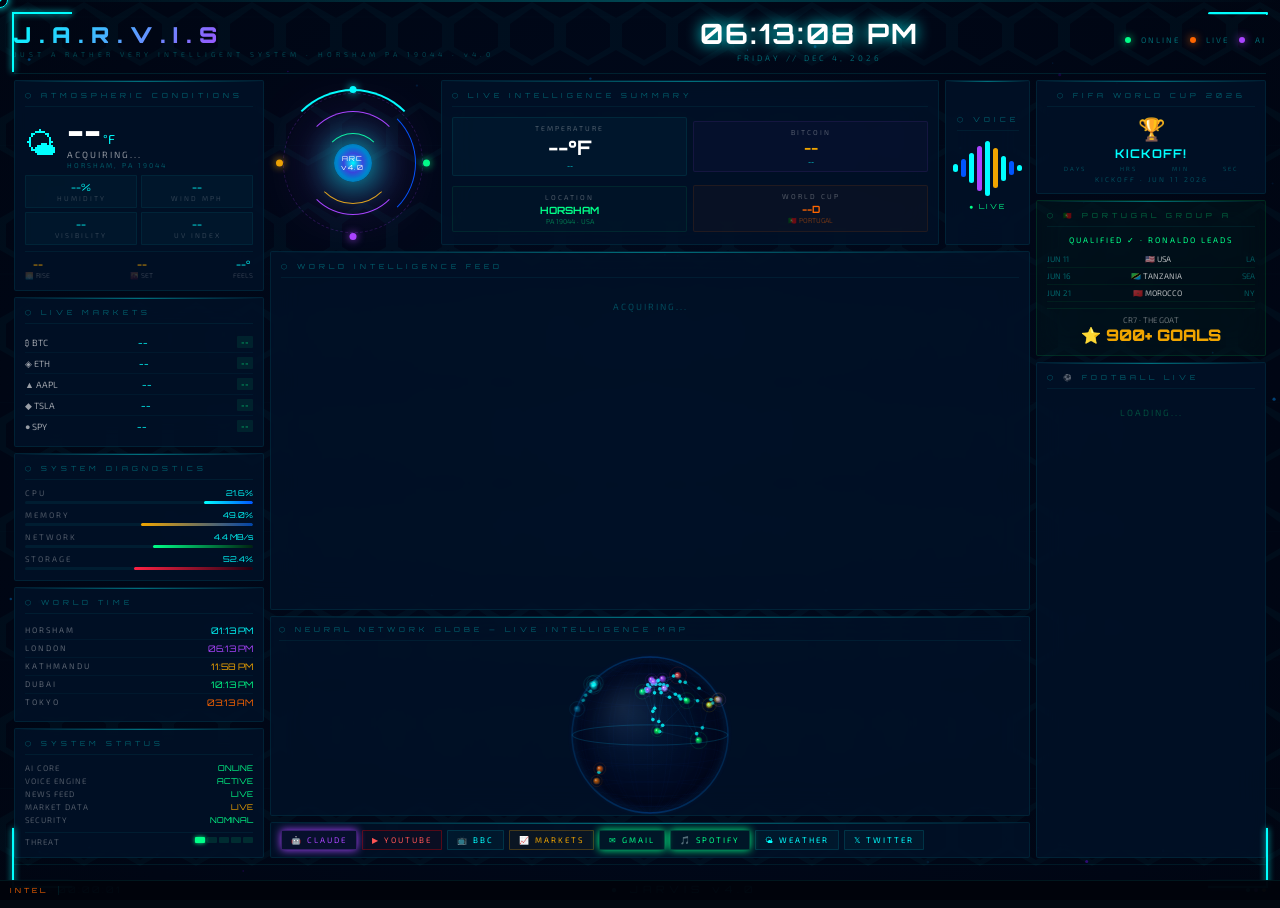
<file: jarvis-dashboard.html>
<!DOCTYPE html>
<html lang="en">
<head>
<meta charset="UTF-8">
<title>J.A.R.V.I.S</title>
<style>
@import url('https://fonts.googleapis.com/css2?family=Orbitron:wght@400;700;900&family=Exo+2:wght@300;400;600&display=swap');
*{margin:0;padding:0;box-sizing:border-box;}
:root{
  --c:#00ffff;--c2:#0055ff;--c3:#ff6600;--c4:#00ff88;
  --red:#ff2244;--gold:#f0a500;--purple:#aa44ff;
  --bg:#020810;--panel:rgba(0,18,40,0.8);
}
html,body{width:100vw;height:100vh;overflow:hidden;background:var(--bg);color:var(--c);font-family:'Exo 2',sans-serif;cursor:none;}
#cur{position:fixed;width:16px;height:16px;border:1.5px solid var(--c);border-radius:50%;pointer-events:none;z-index:9999;transform:translate(-50%,-50%);box-shadow:0 0 8px var(--c);}
#cur::after{content:'';position:absolute;top:50%;left:50%;width:3px;height:3px;background:var(--c);border-radius:50%;transform:translate(-50%,-50%);}
#bg{position:fixed;inset:0;z-index:0;}
.hex{position:fixed;inset:0;z-index:1;opacity:.03;background-image:url("data:image/svg+xml,%3Csvg xmlns='http://www.w3.org/2000/svg' width='56' height='100'%3E%3Cpath d='M28 66L0 50V18L28 2l28 16v32L28 66zm0-6l22-13V24L28 8 6 24v23l22 13z' fill='%2300ffff'/%3E%3C/svg%3E");background-size:56px 100px;}
.scan{position:fixed;top:0;left:0;width:100%;height:2px;background:linear-gradient(90deg,transparent,var(--c),transparent);z-index:2;opacity:.25;animation:scan 7s linear infinite;}
@keyframes scan{from{top:0}to{top:100%}}
.cn{position:fixed;width:60px;height:60px;z-index:10;}
.cn::before,.cn::after{content:'';position:absolute;background:var(--c);box-shadow:0 0 6px var(--c);}
.cn::before{width:100%;height:1.5px;}.cn::after{width:1.5px;height:100%;}
.tl{top:12px;left:12px;}.tr{top:12px;right:12px;transform:scaleX(-1);}
.bl{bottom:12px;left:12px;transform:scaleY(-1);}.br{bottom:12px;right:12px;transform:scale(-1);}

/* GRID */
#app{position:relative;z-index:5;width:100vw;height:100vh;
  display:grid;
  grid-template-columns:250px 1fr 230px;
  grid-template-rows:60px 1fr 44px;
  gap:6px;padding:14px;}

/* TOP BAR */
#top{grid-column:1/-1;display:flex;align-items:center;justify-content:space-between;border-bottom:1px solid rgba(0,255,255,.1);padding-bottom:8px;}
#logo{font-family:'Orbitron',monospace;font-size:22px;font-weight:900;letter-spacing:8px;background:linear-gradient(135deg,var(--c) 0%,var(--purple) 50%,var(--gold) 100%);-webkit-background-clip:text;-webkit-text-fill-color:transparent;animation:lp 4s ease-in-out infinite;}
@keyframes lp{0%,100%{filter:drop-shadow(0 0 8px var(--c))}50%{filter:drop-shadow(0 0 20px var(--purple))}}
#tag{font-size:7px;letter-spacing:4px;color:rgba(0,255,255,.25);margin-top:2px;}
#clk{font-family:'Orbitron',monospace;font-size:28px;font-weight:700;color:#fff;text-shadow:0 0 15px var(--c);text-align:center;letter-spacing:2px;}
#dt{font-size:8px;letter-spacing:3px;color:rgba(0,255,255,.35);text-align:center;margin-top:2px;}
.sr{display:flex;gap:10px;align-items:center;}
.dot{width:6px;height:6px;border-radius:50%;animation:bk 2s infinite;}
.g{background:var(--c4);box-shadow:0 0 8px var(--c4);}
.o{background:var(--c3);box-shadow:0 0 8px var(--c3);}
.p{background:var(--purple);box-shadow:0 0 8px var(--purple);}
@keyframes bk{0%,100%{opacity:1}50%{opacity:.15}}
.sl{font-size:8px;letter-spacing:2px;color:rgba(0,255,255,.4);}

/* PANEL */
.panel{background:var(--panel);border:1px solid rgba(0,255,255,.08);border-radius:2px;padding:10px;position:relative;backdrop-filter:blur(16px);overflow:hidden;}
.panel::before{content:'';position:absolute;top:0;left:0;right:0;height:1px;background:linear-gradient(90deg,transparent,rgba(0,255,255,.4),transparent);animation:sw 5s linear infinite;}
@keyframes sw{from{transform:translateX(-100%)}to{transform:translateX(100%)}}
.pt{font-family:'Orbitron',monospace;font-size:7px;letter-spacing:4px;color:rgba(0,255,255,.35);margin-bottom:8px;padding-bottom:6px;border-bottom:1px solid rgba(0,255,255,.06);text-transform:uppercase;}

/* LEFT COL */
#left{display:flex;flex-direction:column;gap:6px;}

/* WEATHER */
.wm{display:flex;align-items:center;gap:10px;margin-bottom:6px;}
.wi{font-size:32px;}
.wt{font-family:'Orbitron',monospace;font-size:32px;font-weight:900;color:#fff;line-height:1;}
.wu{font-size:13px;color:var(--c);vertical-align:super;}
.wc{font-size:9px;color:rgba(255,255,255,.55);letter-spacing:2px;margin-top:2px;}
.wg{display:grid;grid-template-columns:1fr 1fr;gap:4px;margin-top:6px;}
.ws{background:rgba(0,255,255,.03);border:1px solid rgba(0,255,255,.06);padding:5px;text-align:center;border-radius:1px;}
.wv{font-family:'Orbitron',monospace;font-size:10px;color:var(--c);}
.wl{font-size:7px;color:rgba(255,255,255,.18);letter-spacing:2px;margin-top:1px;}
.sun{display:flex;justify-content:space-between;margin-top:6px;padding-top:6px;border-top:1px solid rgba(0,255,255,.06);}
.si{text-align:center;}
.sv{font-family:'Orbitron',monospace;font-size:10px;color:var(--gold);}
.sl2{font-size:7px;color:rgba(255,255,255,.18);margin-top:1px;}

/* STOCKS */
.stk{display:flex;justify-content:space-between;align-items:center;padding:4px 0;border-bottom:1px solid rgba(0,255,255,.04);}
.stk:last-child{border:none;}
.stn{font-size:9px;color:rgba(255,255,255,.6);}
.stp{font-family:'Orbitron',monospace;font-size:9px;color:var(--c);}
.stc{font-size:8px;padding:1px 4px;border-radius:1px;}
.up{color:var(--c4);background:rgba(0,255,136,.08);}
.dn{color:var(--red);background:rgba(255,34,68,.08);}

/* SYS */
.sb{margin-bottom:6px;}
.sh{display:flex;justify-content:space-between;margin-bottom:3px;}
.sn{font-size:8px;color:rgba(255,255,255,.3);letter-spacing:2px;}
.sv2{font-family:'Orbitron',monospace;color:var(--c);font-size:8px;}
.tr{height:3px;background:rgba(0,255,255,.06);border-radius:2px;overflow:hidden;}
.fl{height:100%;border-radius:2px;transition:width 1.5s ease;}
.cpu{background:linear-gradient(90deg,var(--c2),var(--c));}
.mem{background:linear-gradient(90deg,#0044aa,var(--gold));}
.net{background:linear-gradient(90deg,#002211,var(--c4));}
.dsk{background:linear-gradient(90deg,#220011,var(--red));}

/* WORLD CLOCKS */
.wck{display:flex;justify-content:space-between;padding:3px 0;border-bottom:1px solid rgba(0,255,255,.04);}
.wck:last-child{border:none;}
.wck-city{font-size:8px;color:rgba(255,255,255,.35);letter-spacing:2px;}
.wck-time{font-family:'Orbitron',monospace;font-size:9px;}

/* CENTER */
#center{display:flex;flex-direction:column;gap:6px;}

/* CENTER TOP — REACTOR + GLOBE + WAVEFORM */
#ctop{display:flex;gap:6px;height:165px;}

/* REACTOR */
#rw{width:155px;flex-shrink:0;display:flex;align-items:center;justify-content:center;background:transparent;border:none;}
#rw::before{display:none;}
.rp{position:relative;width:148px;height:148px;}
.rg{position:absolute;border-radius:50%;border-style:solid;animation:sp linear infinite;}
.g1{inset:0;border-width:2px;border-color:var(--c) transparent transparent transparent;animation-duration:3s;}
.g2{inset:11px;border-width:1px;border-color:transparent var(--c2) transparent transparent;animation-duration:5s;animation-direction:reverse;}
.g3{inset:22px;border-width:1.5px;border-color:var(--purple) transparent var(--purple) transparent;animation-duration:7s;}
.g4{inset:33px;border-width:1px;border-color:transparent transparent var(--gold) transparent;animation-duration:4s;animation-direction:reverse;}
.g5{inset:44px;border-width:1px;border-color:var(--c4) transparent transparent transparent;animation-duration:9s;}
.g6{inset:4px;border-radius:50%;border:1px dashed rgba(170,68,255,.2);animation:sp 18s linear infinite;}
@keyframes sp{to{transform:rotate(360deg)}}
.rdot{position:absolute;width:7px;height:7px;border-radius:50%;}
.rc{position:absolute;inset:55px;border-radius:50%;background:radial-gradient(circle,rgba(0,255,255,1) 0%,rgba(100,0,255,.8) 35%,rgba(0,100,255,.7) 60%,rgba(0,10,40,.9) 100%);box-shadow:0 0 35px var(--c),0 0 70px var(--purple),0 0 120px rgba(0,136,255,.2),inset 0 0 25px rgba(0,255,255,.6);display:flex;align-items:center;justify-content:center;animation:cp 2s ease-in-out infinite;}
@keyframes cp{0%,100%{box-shadow:0 0 35px var(--c),0 0 70px var(--purple),inset 0 0 20px rgba(0,255,255,.5)}50%{box-shadow:0 0 55px var(--c),0 0 110px var(--purple),0 0 180px rgba(170,68,255,.15),inset 0 0 45px rgba(0,255,255,.8)}}
.rt{font-family:'Orbitron',monospace;font-size:7px;color:#fff;text-align:center;letter-spacing:1px;text-shadow:0 0 8px var(--c);}

/* GLOBE */
#globe-wrap{flex:1;display:flex;flex-direction:column;overflow:hidden;}
#globe-canvas{flex:1;width:100%;}

/* WAVEFORM */
#wv-wrap{width:90px;flex-shrink:0;display:flex;flex-direction:column;justify-content:center;align-items:center;gap:8px;}
.wb{width:5px;border-radius:3px;animation:wv 1.2s ease-in-out infinite;}
@keyframes wv{0%,100%{transform:scaleY(.2);opacity:.4}50%{transform:scaleY(1);opacity:1}}

/* NEWS PANEL */
#np{flex:1;overflow:hidden;}
.nl{height:calc(100% - 26px);overflow-y:auto;}
.nl::-webkit-scrollbar{width:2px;}
.nl::-webkit-scrollbar-thumb{background:rgba(0,136,255,.4);}
.ni{border-left:2px solid var(--c);padding:4px 7px;margin-bottom:3px;cursor:pointer;transition:all .15s;background:rgba(0,255,255,.02);}
.ni:hover{background:rgba(0,255,255,.07);border-left-color:var(--c3);transform:translateX(2px);}
.ns{font-size:6px;letter-spacing:2px;color:var(--c3);margin-bottom:1px;}
.nt{font-size:9px;color:rgba(255,255,255,.8);line-height:1.4;}

/* QUICK LAUNCH */
#ql{display:flex;gap:5px;flex-wrap:wrap;align-items:center;}
.qb{background:rgba(0,255,255,.04);border:1px solid rgba(0,255,255,.12);color:var(--c);padding:4px 9px;font-size:8px;letter-spacing:2px;cursor:pointer;border-radius:1px;transition:all .15s;font-family:'Exo 2',sans-serif;}
.qb:hover{background:rgba(0,255,255,.12);border-color:var(--c);}
.qb.r{border-color:rgba(255,0,0,.3);color:#ff5555;background:rgba(255,0,0,.04);}
.qb.r:hover{background:rgba(255,0,0,.12);}
.qb.p{border-color:rgba(170,68,255,.3);color:var(--purple);background:rgba(170,68,255,.04);}
.qb.p:hover{background:rgba(170,68,255,.12);}
.qb.g{border-color:rgba(0,255,136,.2);color:var(--c4);background:rgba(0,255,136,.03);}
.qb.g:hover{background:rgba(0,255,136,.1);}
.qb.y{border-color:rgba(240,165,0,.25);color:var(--gold);background:rgba(240,165,0,.04);}
.qb.y:hover{background:rgba(240,165,0,.12);}

/* RIGHT COL */
#right{display:flex;flex-direction:column;gap:6px;}

/* WC COUNTDOWN */
#wcc{text-align:center;}
#wc-num{font-family:'Orbitron',monospace;font-size:12px;color:var(--c);font-weight:700;letter-spacing:1px;margin:4px 0;}
.wc-sub{display:flex;justify-content:space-around;font-size:6px;color:rgba(0,255,255,.25);letter-spacing:2px;}

/* PORTUGAL */
#pt{background:rgba(0,255,100,.03);border-color:rgba(0,255,100,.12)!important;}
.mrow{display:flex;justify-content:space-between;align-items:center;padding:3px 0;border-bottom:1px solid rgba(0,255,100,.06);font-size:8px;}
.mrow:last-of-type{border:none;}
.md{color:rgba(0,255,255,.35);}
.mo{color:rgba(255,255,255,.7);}
.mv{color:rgba(0,255,255,.3);}

/* FOOTBALL */
#fp{flex:1;overflow:hidden;}
.fi{border-left:2px solid var(--c4);padding:5px 7px;margin-bottom:3px;cursor:pointer;transition:all .15s;background:rgba(0,255,136,.02);}
.fi:hover{background:rgba(0,255,136,.07);transform:translateX(-2px);}
.fs{font-size:7px;letter-spacing:2px;color:var(--c4);margin-bottom:1px;}
.ft{font-size:9px;color:rgba(255,255,255,.75);line-height:1.3;}

/* STATUS ROW */
#srow{display:flex;flex-direction:column;gap:3px;}
.stat-line{display:flex;justify-content:space-between;}
.stat-key{font-size:8px;color:rgba(255,255,255,.3);letter-spacing:1px;}
.stat-val{font-family:'Orbitron',monospace;font-size:8px;}

/* BOTTOM */
#bot{grid-column:1/-1;display:flex;align-items:center;justify-content:space-between;border-top:1px solid rgba(0,255,255,.08);padding-top:6px;}
.bs{font-size:8px;letter-spacing:2px;color:rgba(0,255,255,.3);}.bs span{font-family:'Orbitron',monospace;color:var(--c);font-size:9px;}
#js{font-family:'Orbitron',monospace;font-size:10px;letter-spacing:5px;color:var(--c);animation:bk 2.5s infinite;}
.ds{display:flex;gap:4px;}
.dd{width:4px;height:4px;border-radius:50%;animation:bc 1.4s infinite;}
.dd:nth-child(1){background:var(--c);}
.dd:nth-child(2){background:var(--purple);animation-delay:.2s;}
.dd:nth-child(3){background:var(--gold);animation-delay:.4s;}
@keyframes bc{0%,60%,100%{transform:translateY(0)}30%{transform:translateY(-4px)}}

/* TICKER */
#ticker{position:fixed;bottom:0;left:0;right:0;height:20px;background:rgba(0,4,12,.98);border-top:1px solid rgba(0,255,255,.08);z-index:30;display:flex;align-items:center;overflow:hidden;}
#tl{padding:0 10px;font-family:'Orbitron',monospace;font-size:7px;letter-spacing:3px;color:var(--c3);white-space:nowrap;border-right:1px solid rgba(0,255,255,.08);}
#tt{white-space:nowrap;font-size:8px;color:rgba(0,255,255,.5);animation:tk 100s linear infinite;display:inline-block;padding-left:100%;}
@keyframes tk{from{transform:translateX(0)}to{transform:translateX(-100%)}}
</style>
</head>
<body>
<div id="cur"></div>
<canvas id="bg"></canvas>
<div class="hex"></div>
<div class="scan"></div>
<div class="cn tl"></div><div class="cn tr"></div>
<div class="cn bl"></div><div class="cn br"></div>

<div id="app">

  <!-- TOP BAR -->
  <div id="top">
    <div>
      <div id="logo">J.A.R.V.I.S</div>
      <div id="tag">JUST A RATHER VERY INTELLIGENT SYSTEM · HORSHAM PA 19044 · v4.0</div>
    </div>
    <div>
      <div id="clk">--:--:--</div>
      <div id="dt">INITIALIZING...</div>
    </div>
    <div class="sr">
      <div class="dot g"></div><div class="sl">ONLINE</div>
      <div class="dot o"></div><div class="sl">LIVE</div>
      <div class="dot p"></div><div class="sl">AI</div>
    </div>
  </div>

  <!-- LEFT -->
  <div id="left">

    <!-- WEATHER -->
    <div class="panel">
      <div class="pt">⬡ ATMOSPHERIC CONDITIONS</div>
      <div class="wm">
        <div class="wi" id="wi">🌤</div>
        <div>
          <div style="display:flex;align-items:flex-end;gap:2px;">
            <div class="wt" id="wt">--</div><div class="wu">°F</div>
          </div>
          <div class="wc" id="wc">ACQUIRING...</div>
          <div style="font-size:7px;color:rgba(0,255,255,.3);letter-spacing:2px;margin-top:1px;">HORSHAM, PA 19044</div>
        </div>
      </div>
      <div class="wg">
        <div class="ws"><div class="wv" id="wh">--%</div><div class="wl">HUMIDITY</div></div>
        <div class="ws"><div class="wv" id="ww">--</div><div class="wl">WIND MPH</div></div>
        <div class="ws"><div class="wv" id="wvi">--</div><div class="wl">VISIBILITY</div></div>
        <div class="ws"><div class="wv" id="wu2">--</div><div class="wl">UV INDEX</div></div>
      </div>
      <div class="sun">
        <div class="si"><div class="sv" id="sr2">--</div><div class="sl2">🌅 RISE</div></div>
        <div class="si"><div class="sv" id="ss2">--</div><div class="sl2">🌇 SET</div></div>
        <div class="si"><div class="sv" id="fl2" style="color:var(--c);">--°</div><div class="sl2">FEELS</div></div>
      </div>
    </div>

    <!-- MARKETS -->
    <div class="panel">
      <div class="pt">⬡ LIVE MARKETS</div>
      <div class="stk"><span class="stn">₿ BTC</span><span class="stp" id="btc-p">--</span><span class="stc up" id="btc-c">--</span></div>
      <div class="stk"><span class="stn">◈ ETH</span><span class="stp" id="eth-p">--</span><span class="stc up" id="eth-c">--</span></div>
      <div class="stk"><span class="stn">▲ AAPL</span><span class="stp" id="aapl-p">--</span><span class="stc up" id="aapl-c">--</span></div>
      <div class="stk"><span class="stn">◆ TSLA</span><span class="stp" id="tsla-p">--</span><span class="stc up" id="tsla-c">--</span></div>
      <div class="stk"><span class="stn">● SPY</span><span class="stp" id="spy-p">--</span><span class="stc up" id="spy-c">--</span></div>
    </div>

    <!-- SYSTEM DIAG -->
    <div class="panel">
      <div class="pt">⬡ SYSTEM DIAGNOSTICS</div>
      <div class="sb"><div class="sh"><span class="sn">CPU</span><span class="sv2" id="cv">--</span></div><div class="tr"><div class="fl cpu" id="cb" style="width:0%"></div></div></div>
      <div class="sb"><div class="sh"><span class="sn">MEMORY</span><span class="sv2" id="mv">--</span></div><div class="tr"><div class="fl mem" id="mb" style="width:0%"></div></div></div>
      <div class="sb"><div class="sh"><span class="sn">NETWORK</span><span class="sv2" id="nv">--</span></div><div class="tr"><div class="fl net" id="nb" style="width:0%"></div></div></div>
      <div class="sb" style="margin:0"><div class="sh"><span class="sn">STORAGE</span><span class="sv2" id="dv">--</span></div><div class="tr"><div class="fl dsk" id="db" style="width:0%"></div></div></div>
    </div>

    <!-- WORLD CLOCKS -->
    <div class="panel">
      <div class="pt">⬡ WORLD TIME</div>
      <div id="wclocks"></div>
    </div>

    <!-- STATUS -->
    <div class="panel" style="flex:1">
      <div class="pt">⬡ SYSTEM STATUS</div>
      <div id="srow">
        <div class="stat-line"><span class="stat-key">AI CORE</span><span class="stat-val" style="color:var(--c4)">ONLINE</span></div>
        <div class="stat-line"><span class="stat-key">VOICE ENGINE</span><span class="stat-val" style="color:var(--c4)">ACTIVE</span></div>
        <div class="stat-line"><span class="stat-key">NEWS FEED</span><span class="stat-val" style="color:var(--c4)" id="feed-s">LIVE</span></div>
        <div class="stat-line"><span class="stat-key">MARKET DATA</span><span class="stat-val" style="color:var(--gold)">LIVE</span></div>
        <div class="stat-line"><span class="stat-key">SECURITY</span><span class="stat-val" style="color:var(--c4)">NOMINAL</span></div>
        <div class="stat-line" style="margin-top:4px;padding-top:4px;border-top:1px solid rgba(0,255,255,.06)">
          <span class="stat-key">THREAT</span>
          <div style="display:flex;gap:2px;">
            <div style="width:10px;height:6px;background:var(--c4);border-radius:1px;box-shadow:0 0 4px var(--c4);"></div>
            <div style="width:10px;height:6px;background:rgba(0,255,136,.12);border-radius:1px;"></div>
            <div style="width:10px;height:6px;background:rgba(0,255,136,.12);border-radius:1px;"></div>
            <div style="width:10px;height:6px;background:rgba(0,255,136,.12);border-radius:1px;"></div>
            <div style="width:10px;height:6px;background:rgba(0,255,136,.12);border-radius:1px;"></div>
          </div>
        </div>
      </div>
    </div>
  </div>

  <!-- CENTER -->
  <div id="center">

    <!-- REACTOR + STATS + WAVEFORM — Clean Iron Man HUD -->
    <div id="ctop" style="display:flex;gap:6px;height:165px;">

      <!-- REACTOR — bigger and centered -->
      <div id="rw" style="width:165px;flex-shrink:0;display:flex;align-items:center;justify-content:center;background:transparent;border:none;">
        <div class="rp">
          <div class="rg g1"></div><div class="rg g2"></div>
          <div class="rg g3"></div><div class="rg g4"></div>
          <div class="rg g5"></div><div class="rg g6"></div>
          <div class="rdot" style="top:-3px;left:50%;transform:translateX(-50%);background:var(--c);box-shadow:0 0 8px var(--c);"></div>
          <div class="rdot" style="bottom:-3px;left:50%;transform:translateX(-50%);background:var(--purple);box-shadow:0 0 8px var(--purple);"></div>
          <div class="rdot" style="left:-3px;top:50%;transform:translateY(-50%);background:var(--gold);box-shadow:0 0 8px var(--gold);"></div>
          <div class="rdot" style="right:-3px;top:50%;transform:translateY(-50%);background:var(--c4);box-shadow:0 0 8px var(--c4);"></div>
          <div class="rc"><div class="rt">ARC<br>v4.0</div></div>
        </div>
      </div>

      <!-- LIVE STATS PANEL -->
      <div class="panel" style="flex:1;display:flex;flex-direction:column;justify-content:space-between;">
        <div class="pt">⬡ LIVE INTELLIGENCE SUMMARY</div>
        <div style="display:grid;grid-template-columns:1fr 1fr;gap:6px;flex:1;align-items:center;">
          <div style="text-align:center;padding:6px;background:rgba(0,255,255,.03);border:1px solid rgba(0,255,255,.08);border-radius:2px;">
            <div style="font-size:7px;color:rgba(255,255,255,.3);letter-spacing:2px;margin-bottom:3px;">TEMPERATURE</div>
            <div style="font-family:Orbitron,monospace;font-size:20px;color:#fff;font-weight:700;" id="stat-temp">--°F</div>
            <div style="font-size:7px;color:var(--c);margin-top:1px;" id="stat-cond">--</div>
          </div>
          <div style="text-align:center;padding:6px;background:rgba(170,68,255,.03);border:1px solid rgba(170,68,255,.1);border-radius:2px;">
            <div style="font-size:7px;color:rgba(255,255,255,.3);letter-spacing:2px;margin-bottom:3px;">BITCOIN</div>
            <div style="font-family:Orbitron,monospace;font-size:14px;color:var(--gold);font-weight:700;" id="stat-btc">--</div>
            <div style="font-size:7px;margin-top:1px;" id="stat-btc-c">--</div>
          </div>
          <div style="text-align:center;padding:6px;background:rgba(0,255,136,.02);border:1px solid rgba(0,255,136,.08);border-radius:2px;">
            <div style="font-size:7px;color:rgba(255,255,255,.3);letter-spacing:2px;margin-bottom:3px;">LOCATION</div>
            <div style="font-family:Orbitron,monospace;font-size:10px;color:var(--c4);font-weight:700;">HORSHAM</div>
            <div style="font-size:7px;color:rgba(0,255,136,.4);margin-top:1px;">PA 19044 · USA</div>
          </div>
          <div style="text-align:center;padding:6px;background:rgba(255,102,0,.03);border:1px solid rgba(255,102,0,.1);border-radius:2px;">
            <div style="font-size:7px;color:rgba(255,255,255,.3);letter-spacing:2px;margin-bottom:3px;">WORLD CUP</div>
            <div style="font-family:Orbitron,monospace;font-size:10px;color:var(--c3);font-weight:700;" id="stat-wc">--D</div>
            <div style="font-size:7px;color:rgba(255,102,0,.4);margin-top:1px;">🇵🇹 PORTUGAL</div>
          </div>
        </div>
      </div>

      <!-- WAVEFORM -->
      <div class="panel" style="width:85px;display:flex;flex-direction:column;align-items:center;justify-content:center;gap:6px;">
        <div class="pt" style="text-align:center;margin:0 0 4px 0;">⬡ VOICE</div>
        <div style="display:flex;align-items:center;gap:3px;height:55px;">
          <div class="wb" style="background:var(--c);height:8px;animation-delay:0s;"></div>
          <div class="wb" style="background:var(--c2);height:18px;animation-delay:.1s;"></div>
          <div class="wb" style="background:var(--c);height:30px;animation-delay:.2s;"></div>
          <div class="wb" style="background:var(--purple);height:45px;animation-delay:.3s;"></div>
          <div class="wb" style="background:var(--c);height:55px;animation-delay:.4s;"></div>
          <div class="wb" style="background:var(--gold);height:40px;animation-delay:.3s;"></div>
          <div class="wb" style="background:var(--c);height:25px;animation-delay:.2s;"></div>
          <div class="wb" style="background:var(--c2);height:14px;animation-delay:.1s;"></div>
          <div class="wb" style="background:var(--c);height:6px;animation-delay:0s;"></div>
        </div>
        <div style="font-family:Orbitron,monospace;font-size:7px;letter-spacing:2px;color:var(--c4);animation:bk 2s infinite;">● LIVE</div>
      </div>
    </div>

    <!-- NEWS -->
    <div class="panel" id="np" style="flex:1;overflow:hidden;">
      <div class="pt">⬡ WORLD INTELLIGENCE FEED</div>
      <div class="nl" id="nlist" style="max-height:320px;overflow-y:auto;"><div style="color:rgba(0,255,255,.25);font-size:9px;letter-spacing:2px;text-align:center;padding:15px;">ACQUIRING...</div></div>
    </div>

    <!-- NEURAL GLOBE -->
    <div class="panel" style="height:200px;padding:8px;display:flex;flex-direction:column;">
      <div class="pt">⬡ NEURAL NETWORK GLOBE — LIVE INTELLIGENCE MAP</div>
      <canvas id="globe-canvas" style="flex:1;width:100%;display:block;"></canvas>
    </div>

    <!-- QUICK LAUNCH -->
    <div class="panel" style="padding:7px 10px;">
      <div id="ql">
        <button class="qb p" onclick="window.open('https://claude.ai','_blank')">🤖 CLAUDE</button>
        <button class="qb r" onclick="window.open('https://youtube.com','_blank')">▶ YOUTUBE</button>
        <button class="qb" onclick="window.open('https://bbc.com/news','_blank')">📺 BBC</button>
        <button class="qb y" onclick="window.open('https://finance.yahoo.com','_blank')">📈 MARKETS</button>
        <button class="qb g" onclick="window.open('https://gmail.com','_blank')">✉ GMAIL</button>
        <button class="qb g" onclick="window.open('https://open.spotify.com','_blank')">🎵 SPOTIFY</button>
        <button class="qb" onclick="window.open('https://weather.com','_blank')">🌤 WEATHER</button>
        <button class="qb" onclick="window.open('https://twitter.com','_blank')">𝕏 TWITTER</button>
      </div>
    </div>
  </div>

  <!-- RIGHT -->
  <div id="right">

    <!-- WORLD CUP -->
    <div class="panel" id="wcc">
      <div class="pt">⬡ FIFA WORLD CUP 2026</div>
      <div style="text-align:center;">
        <div style="font-size:22px;margin-bottom:3px;">🏆</div>
        <div id="wc-num">--D --H --M --S</div>
        <div class="wc-sub"><span>DAYS</span><span>HRS</span><span>MIN</span><span>SEC</span></div>
        <div style="font-size:7px;color:rgba(0,255,255,.25);letter-spacing:2px;margin-top:3px;">KICKOFF · JUN 11 2026</div>
      </div>
    </div>

    <!-- PORTUGAL -->
    <div class="panel" id="pt">
      <div class="pt" style="color:rgba(0,255,136,.4);">⬡ 🇵🇹 PORTUGAL GROUP A</div>
      <div style="font-size:8px;color:var(--c4);letter-spacing:2px;text-align:center;margin-bottom:6px;">QUALIFIED ✓ · RONALDO LEADS</div>
      <div class="mrow"><span class="md">JUN 11</span><span class="mo">🇺🇸 USA</span><span class="mv">LA</span></div>
      <div class="mrow"><span class="md">JUN 16</span><span class="mo">🇹🇿 TANZANIA</span><span class="mv">SEA</span></div>
      <div class="mrow"><span class="md">JUN 21</span><span class="mo">🇲🇦 MOROCCO</span><span class="mv">NY</span></div>
      <div style="text-align:center;margin-top:6px;padding-top:6px;border-top:1px solid rgba(0,255,100,.08);">
        <div style="font-size:8px;color:rgba(255,255,255,.4);">CR7 · THE GOAT</div>
        <div style="font-family:Orbitron,monospace;font-size:16px;color:var(--gold);font-weight:900;">⭐ 900+ GOALS</div>
      </div>
    </div>

    <!-- FOOTBALL -->
    <div class="panel" id="fp" style="flex:1;overflow:hidden;">
      <div class="pt">⬡ ⚽ FOOTBALL LIVE</div>
      <div id="flist" style="height:calc(100% - 26px);overflow-y:auto;">
        <div style="color:rgba(0,255,136,.25);font-size:9px;letter-spacing:2px;text-align:center;padding:10px;">LOADING...</div>
      </div>
    </div>
  </div>

  <!-- BOTTOM -->
  <div id="bot">
    <div class="bs">UPTIME <span id="upt">00:00:00</span></div>
    <div id="js">● JARVIS v4.0</div>
    <div class="ds"><div class="dd"></div><div class="dd"></div><div class="dd"></div></div>
  </div>
</div>

<div id="ticker">
  <div id="tl">INTEL</div>
  <div style="flex:1;overflow:hidden;"><span id="tt">INITIALIZING JARVIS INTELLIGENCE FEED v4.0...</span></div>
</div>

<script>
// CURSOR
const cur=document.getElementById('cur')
document.addEventListener('mousemove',e=>{cur.style.left=e.clientX+'px';cur.style.top=e.clientY+'px'})

// BG
const cv=document.getElementById('bg'),cx=cv.getContext('2d')
cv.width=window.innerWidth;cv.height=window.innerHeight
window.addEventListener('resize',()=>{cv.width=window.innerWidth;cv.height=window.innerHeight})
const pts=Array.from({length:100},()=>({x:Math.random()*cv.width,y:Math.random()*cv.height,vx:(Math.random()-.5)*.2,vy:(Math.random()-.5)*.2,s:Math.random()*1.5+.3,a:Math.random()*.35+.08,purple:Math.random()<.3}))
function drawBg(){
  cx.clearRect(0,0,cv.width,cv.height)
  const g=cx.createRadialGradient(cv.width/2,cv.height/2,0,cv.width/2,cv.height/2,cv.width)
  g.addColorStop(0,'rgba(0,10,30,1)');g.addColorStop(.5,'rgba(0,6,20,1)');g.addColorStop(1,'rgba(2,4,12,1)')
  cx.fillStyle=g;cx.fillRect(0,0,cv.width,cv.height)
  const t=Date.now()/12000
  for(let i=0;i<8;i++){const y=(cv.height/7*i+t*12)%cv.height;cx.strokeStyle='rgba(0,255,255,0.012)';cx.lineWidth=1;cx.beginPath();cx.moveTo(0,y);cx.lineTo(cv.width,y);cx.stroke()}
  pts.forEach((p,i)=>{
    p.x+=p.vx;p.y+=p.vy
    if(p.x<0)p.x=cv.width;if(p.x>cv.width)p.x=0
    if(p.y<0)p.y=cv.height;if(p.y>cv.height)p.y=0
    cx.beginPath();cx.arc(p.x,p.y,p.s,0,Math.PI*2)
    cx.fillStyle=p.purple?`rgba(120,0,255,${p.a})`:`rgba(0,150,255,${p.a})`;cx.fill()
  })
  requestAnimationFrame(drawBg)
}
drawBg()

// CLOCK — 12hr format
const DAYS=['SUNDAY','MONDAY','TUESDAY','WEDNESDAY','THURSDAY','FRIDAY','SATURDAY']
const MONTHS=['JAN','FEB','MAR','APR','MAY','JUN','JUL','AUG','SEP','OCT','NOV','DEC']
let t0=Date.now()
function tick(){
  const n=new Date()
  let h=n.getHours(),ampm=h>=12?'PM':'AM'
  h=h%12||12
  document.getElementById('clk').textContent=`${String(h).padStart(2,'0')}:${String(n.getMinutes()).padStart(2,'0')}:${String(n.getSeconds()).padStart(2,'0')} ${ampm}`
  document.getElementById('dt').textContent=`${DAYS[n.getDay()]} // ${MONTHS[n.getMonth()]} ${n.getDate()}, ${n.getFullYear()}`
  const u=Math.floor((Date.now()-t0)/1000)
  document.getElementById('upt').textContent=`${String(Math.floor(u/3600)).padStart(2,'0')}:${String(Math.floor(u%3600/60)).padStart(2,'0')}:${String(u%60).padStart(2,'0')}`
}
setInterval(tick,1000);tick()

// WORLD CUP COUNTDOWN
function wcc(){
  const d=new Date('2026-06-11T16:00:00Z')-new Date()
  if(d<=0){document.getElementById('wc-num').textContent='KICKOFF!';return}
  const days=Math.floor(d/(864e5)),h=String(Math.floor(d%864e5/36e5)).padStart(2,'0')
  const m=String(Math.floor(d%36e5/6e4)).padStart(2,'0'),s=String(Math.floor(d%6e4/1e3)).padStart(2,'0')
  document.getElementById('wc-num').textContent=`${days}D ${h}H ${m}M ${s}S`
}
setInterval(wcc,1000);wcc()

// STATS
function stats(){
  const c=12+Math.random()*28,m=40+Math.random()*20,n=5+Math.random()*60,d=48+Math.random()*7
  document.getElementById('cv').textContent=c.toFixed(1)+'%';document.getElementById('cb').style.width=c+'%'
  document.getElementById('mv').textContent=m.toFixed(1)+'%';document.getElementById('mb').style.width=m+'%'
  document.getElementById('nv').textContent=(n/10).toFixed(1)+' MB/s';document.getElementById('nb').style.width=n+'%'
  document.getElementById('dv').textContent=d.toFixed(1)+'%';document.getElementById('db').style.width=d+'%'
}
setInterval(stats,2000);stats()

// WEATHER
async function loadWeather(){
  try{
    const w=await fetch('https://api.open-meteo.com/v1/forecast?latitude=40.1776&longitude=-75.3596&current_weather=true&hourly=relativehumidity_2m,visibility,uv_index,apparent_temperature&daily=sunrise,sunset&temperature_unit=fahrenheit&windspeed_unit=mph&timezone=America/New_York').then(r=>r.json())
    const c=w.current_weather
    document.getElementById('wt').textContent=Math.round(c.temperature)
    const icons={0:'☀️',1:'🌤',2:'⛅',3:'☁️',45:'🌫',51:'🌦',61:'🌧',71:'🌨',80:'🌧',95:'⛈'}
    const descs={0:'CLEAR SKIES',1:'MOSTLY CLEAR',2:'PARTLY CLOUDY',3:'OVERCAST',45:'FOGGY',51:'LIGHT DRIZZLE',61:'RAINY',71:'SNOWING',80:'SHOWERS',95:'THUNDERSTORM'}
    document.getElementById('wi').textContent=icons[c.weathercode]||'🌡'
    document.getElementById('wc').textContent=descs[c.weathercode]||'NOMINAL'
    document.getElementById('ww').textContent=Math.round(c.windspeed)
    const h=w.hourly
    if(h){
      document.getElementById('wh').textContent=(h.relativehumidity_2m?.[0]||'--')+'%'
      document.getElementById('wvi').textContent=h.visibility?((h.visibility[0]/1609).toFixed(1))+' mi':'--'
      document.getElementById('wu2').textContent=h.uv_index?.[0]??'--'
      document.getElementById('fl2').textContent=Math.round(h.apparent_temperature?.[0]||c.temperature)+'°'
    }
    if(w.daily){
      const sr=new Date(w.daily.sunrise[0]).toLocaleTimeString([],{timeZone:'America/New_York',hour:'2-digit',minute:'2-digit',hour12:true})
      const ss=new Date(w.daily.sunset[0]).toLocaleTimeString([],{timeZone:'America/New_York',hour:'2-digit',minute:'2-digit',hour12:true})
      document.getElementById('sr2').textContent=sr
      document.getElementById('ss2').textContent=ss
    }
  }catch(e){}
}
loadWeather();setInterval(loadWeather,5*60*1000)

// STOCKS
async function loadStocks(){
  try{
    const cr=await fetch('https://api.coingecko.com/api/v3/simple/price?ids=bitcoin,ethereum&vs_currencies=usd&include_24hr_change=true').then(r=>r.json())
    if(cr.bitcoin){const b=cr.bitcoin,c=(b.usd_24h_change||0);document.getElementById('btc-p').textContent='$'+Math.round(b.usd).toLocaleString();document.getElementById('btc-c').textContent=(c>0?'+':'')+c.toFixed(1)+'%';document.getElementById('btc-c').className='stc '+(c>0?'up':'dn')}
    if(cr.ethereum){const e=cr.ethereum,c=(e.usd_24h_change||0);document.getElementById('eth-p').textContent='$'+Math.round(e.usd).toLocaleString();document.getElementById('eth-c').textContent=(c>0?'+':'')+c.toFixed(1)+'%';document.getElementById('eth-c').className='stc '+(c>0?'up':'dn')}
  }catch(e){}
  for(const [sym,id] of [['AAPL','aapl'],['TSLA','tsla'],['SPY','spy']]){
    try{
      const d=await fetch(`https://query1.finance.yahoo.com/v8/finance/chart/${sym}?interval=1d&range=1d`).then(r=>r.json())
      const q=d?.chart?.result?.[0]?.meta
      if(q){const p=q.regularMarketPrice||0,prev=q.previousClose||p,ch=((p-prev)/prev*100);document.getElementById(`${id}-p`).textContent='$'+p.toFixed(2);document.getElementById(`${id}-c`).textContent=(ch>0?'+':'')+ch.toFixed(2)+'%';document.getElementById(`${id}-c`).className='stc '+(ch>0?'up':'dn')}
    }catch(e){}
  }
}
loadStocks();setInterval(loadStocks,60*1000)

// NEWS
async function loadNews(){
  const feeds=[
      {n:'BBC',u:'https://feeds.bbci.co.uk/news/world/rss.xml'},
      {n:'BBC UK',u:'https://feeds.bbci.co.uk/news/uk/rss.xml'},
      {n:'BBC TECH',u:'https://feeds.bbci.co.uk/news/technology/rss.xml'},
      {n:'BBC BUSI',u:'https://feeds.bbci.co.uk/news/business/rss.xml'},
    ]
  const all=[]
  for(const f of feeds){
    try{
      const d=await fetch('https://api.allorigins.win/get?url='+encodeURIComponent(f.u)).then(r=>r.json())
      const x=new DOMParser().parseFromString(d.contents,'text/xml')
      ;[...x.querySelectorAll('item')].slice(0,3).forEach(i=>{
        const t=i.querySelector('title')?.textContent?.trim(),l=i.querySelector('link')?.textContent?.trim()||'#'
        if(t)all.push({src:f.n,title:t,link:l})
      })
    }catch(e){}
  }
  const list=document.getElementById('nlist')
  if(!all.length){setTimeout(loadNews,20000);return}
  list.innerHTML=''
  all.forEach(item=>{
    const d=document.createElement('div');d.className='ni'
    d.innerHTML=`<div class="ns">${item.src}</div><div class="nt">${item.title}</div>`
    d.onclick=()=>window.open(item.link,'_blank')
    list.appendChild(d)
  })
  document.getElementById('tt').textContent=all.map(i=>`[ ${i.src} ] ${i.title}`).join('   ///   ')
  document.getElementById('feed-s').textContent='LIVE'
}
loadNews();setInterval(loadNews,5*60*1000)

// FOOTBALL
async function loadFootball(){
  try{
    const d=await fetch('https://api.allorigins.win/get?url='+encodeURIComponent('https://feeds.bbci.co.uk/sport/football/rss.xml')).then(r=>r.json())
    const x=new DOMParser().parseFromString(d.contents,'text/xml')
    const items=[...x.querySelectorAll('item')].slice(0,8)
    const list=document.getElementById('flist')
    if(!items.length){setTimeout(loadFootball,20000);return}
    list.innerHTML=''
    items.forEach(i=>{
      const t=i.querySelector('title')?.textContent?.trim(),l=i.querySelector('link')?.textContent?.trim()||'#'
      if(!t)return
      const d2=document.createElement('div');d2.className='fi'
      d2.innerHTML=`<div class="fs">⚽ FOOTBALL</div><div class="ft">${t}</div>`
      d2.onclick=()=>window.open(l,'_blank')
      list.appendChild(d2)
    })
  }catch(e){setTimeout(loadFootball,20000)}
}
loadFootball();setInterval(loadFootball,5*60*1000)

// WORLD CLOCKS — 12hr format
const zones=[
  {city:'HORSHAM',z:'America/New_York',color:'#00ffff'},
  {city:'LONDON',z:'Europe/London',color:'#aa44ff'},
  {city:'KATHMANDU',z:'Asia/Kathmandu',color:'#f0a500'},
  {city:'DUBAI',z:'Asia/Dubai',color:'#00ff88'},
  {city:'TOKYO',z:'Asia/Tokyo',color:'#ff6600'},
]
function updateClocks(){
  document.getElementById('wclocks').innerHTML=zones.map(z=>{
    const t=new Date().toLocaleTimeString('en-US',{timeZone:z.z,hour:'2-digit',minute:'2-digit',hour12:true})
    return `<div class="wck"><span class="wck-city">${z.city}</span><span class="wck-time" style="color:${z.color}">${t}</span></div>`
  }).join('')
}
setInterval(updateClocks,1000);updateClocks()

// ── UHD NEURAL GLOBE — INTERACTIVE ──────────────────────────
const gc = document.getElementById('globe-canvas')
if(gc){
  const gx = gc.getContext('2d')
  function resizeG(){
    const r = gc.parentElement.getBoundingClientRect()
    gc.width = r.width - 16
    gc.height = r.height - 28
  }
  resizeG(); window.addEventListener('resize', resizeG)

  // State
  let ang = 0
  let tilt = 0.2  // slight vertical tilt
  let isDragging = false
  let lastX = 0, lastY = 0
  let spinVelX = 0.08  // auto-spin speed
  let spinVelY = 0
  let selectedNode = null
  let hoveredNode = null

  // Cities
  const nodes = [
    {lat:40.7,lon:-74.0,city:'NEW YORK',c:'#00ffff',region:'NA',info:'Financial Hub'},
    {lat:34.0,lon:-118.2,city:'LOS ANGELES',c:'#00ddff',region:'NA',info:'Media Capital'},
    {lat:41.9,lon:-87.6,city:'CHICAGO',c:'#00ffff',region:'NA',info:'Midwest Hub'},
    {lat:19.4,lon:-99.1,city:'MEXICO CITY',c:'#00ccff',region:'NA',info:'Pop: 22M'},
    {lat:43.7,lon:-79.4,city:'TORONTO',c:'#00ffff',region:'NA',info:'Canada HQ'},
    {lat:51.5,lon:-0.1,city:'LONDON',c:'#aa44ff',region:'EU',info:'Global Finance'},
    {lat:48.9,lon:2.3,city:'PARIS',c:'#bb55ff',region:'EU',info:'City of Light'},
    {lat:52.5,lon:13.4,city:'BERLIN',c:'#aa44ff',region:'EU',info:'Tech Capital'},
    {lat:41.9,lon:12.5,city:'ROME',c:'#cc66ff',region:'EU',info:'Eternal City'},
    {lat:40.4,lon:-3.7,city:'MADRID',c:'#aa44ff',region:'EU',info:'Iberian Hub'},
    {lat:38.7,lon:-9.1,city:'LISBON',c:'#00ff88',region:'EU',info:'🇵🇹 PORTUGAL HOME'},
    {lat:35.7,lon:139.7,city:'TOKYO',c:'#f0a500',region:'AS',info:'Pop: 37M'},
    {lat:31.2,lon:121.5,city:'SHANGHAI',c:'#ff8800',region:'AS',info:'China Finance'},
    {lat:28.6,lon:77.2,city:'NEW DELHI',c:'#f0a500',region:'AS',info:'Pop: 32M'},
    {lat:1.3,lon:103.8,city:'SINGAPORE',c:'#ffaa00',region:'AS',info:'Asia Gateway'},
    {lat:37.6,lon:127.0,city:'SEOUL',c:'#f0a500',region:'AS',info:'K-Tech Hub'},
    {lat:25.2,lon:55.3,city:'DUBAI',c:'#ffd700',region:'AS',info:'Gold Capital'},
    {lat:55.8,lon:37.6,city:'MOSCOW',c:'#ff4444',region:'AS',info:'Eurasian Hub'},
    {lat:-1.3,lon:36.8,city:'NAIROBI',c:'#00ff66',region:'AF',info:'Africa Tech'},
    {lat:6.5,lon:3.4,city:'LAGOS',c:'#00ee55',region:'AF',info:'Pop: 15M'},
    {lat:30.0,lon:31.2,city:'CAIRO',c:'#00ff66',region:'AF',info:'Ancient Capital'},
    {lat:-23.5,lon:-46.6,city:'SAO PAULO',c:'#ff6600',region:'SA',info:'Brazil Hub'},
    {lat:-34.6,lon:-58.4,city:'BUENOS AIRES',c:'#ff7700',region:'SA',info:'Argentina'},
    {lat:-33.9,lon:151.2,city:'SYDNEY',c:'#00ffcc',region:'OC',info:'Down Under'},
    {lat:27.7,lon:85.3,city:'KATHMANDU',c:'#ffaaff',region:'AS',info:'Nepal Capital'},
  ]

  // Neural connections
  const connections = []
  nodes.forEach((a,i) => {
    nodes.forEach((b,j) => {
      if(i>=j) return
      const dlat=a.lat-b.lat,dlon=a.lon-b.lon
      if(Math.sqrt(dlat*dlat+dlon*dlon)<50) connections.push({a:i,b:j})
    })
  })

  // Particles
  const particles = connections.map(c=>({conn:c,t:Math.random(),speed:0.004+Math.random()*0.005}))

  // MOUSE DRAG TO SPIN
  gc.addEventListener('mousedown', e => {
    isDragging = true
    lastX = e.clientX
    lastY = e.clientY
    spinVelX = 0
    spinVelY = 0
    gc.style.cursor = 'grabbing'
  })
  document.addEventListener('mousemove', e => {
    if(!isDragging) return
    const dx = e.clientX - lastX
    const dy = e.clientY - lastY
    spinVelX = dx * 0.3
    spinVelY = dy * 0.1
    ang += dx * 0.3
    tilt = Math.max(-0.5, Math.min(0.5, tilt + dy * 0.005))
    lastX = e.clientX
    lastY = e.clientY
  })
  document.addEventListener('mouseup', () => {
    isDragging = false
    gc.style.cursor = 'grab'
  })

  // HOVER
  gc.addEventListener('mousemove', e => {
    if(isDragging) return
    const rect = gc.getBoundingClientRect()
    const mx = e.clientX - rect.left
    const my = e.clientY - rect.top
    const W=gc.width,H=gc.height,cx=W/2,cy=H/2,R=Math.min(W,H)/2-8
    hoveredNode = null
    nodes.forEach(n => {
      const p = project(n.lat, n.lon, cx, cy, R)
      if(!p.visible) return
      if(Math.hypot(mx-p.x, my-p.y) < 12) {
        hoveredNode = n
        gc.style.cursor = 'pointer'
      }
    })
    if(!hoveredNode && !isDragging) gc.style.cursor = 'grab'
  })

  // CLICK — select city and show info
  gc.addEventListener('click', e => {
    const rect = gc.getBoundingClientRect()
    const mx = e.clientX - rect.left
    const my = e.clientY - rect.top
    const W=gc.width,H=gc.height,cx=W/2,cy=H/2,R=Math.min(W,H)/2-8
    let clicked = null
    nodes.forEach(n => {
      const p = project(n.lat, n.lon, cx, cy, R)
      if(!p.visible) return
      if(Math.hypot(mx-p.x, my-p.y) < 12) clicked = n
    })
    if(clicked) {
      selectedNode = selectedNode === clicked ? null : clicked
      // Show city popup
      showCityPopup(clicked)
    } else {
      selectedNode = null
      hideCityPopup()
    }
  })

  gc.style.cursor = 'grab'

  function showCityPopup(node) {
    let popup = document.getElementById('city-popup')
    if(!popup) {
      popup = document.createElement('div')
      popup.id = 'city-popup'
      popup.style.cssText = `position:absolute;background:rgba(0,10,30,.95);border:1px solid ${node.c};border-radius:2px;padding:8px 12px;font-family:Orbitron,monospace;font-size:9px;color:${node.c};z-index:100;pointer-events:none;box-shadow:0 0 20px ${node.c}44;backdrop-filter:blur(10px);letter-spacing:2px;`
      document.getElementById('center').appendChild(popup)
    }
    popup.style.borderColor = node.c
    popup.style.color = node.c
    popup.style.boxShadow = `0 0 20px ${node.c}44`
    popup.innerHTML = `
      <div style="font-size:10px;font-weight:700;margin-bottom:4px;">${node.city}</div>
      <div style="color:rgba(255,255,255,.6);font-size:8px;">${node.info}</div>
      <div style="color:rgba(255,255,255,.4);font-size:7px;margin-top:3px;">
        LAT: ${node.lat.toFixed(1)}° · LON: ${node.lon.toFixed(1)}°
      </div>
    `
    popup.style.display = 'block'
  }

  function hideCityPopup() {
    const popup = document.getElementById('city-popup')
    if(popup) popup.style.display = 'none'
  }

  function project(lat, lon, cx, cy, R) {
    const lr = (lon + ang) * Math.PI/180
    const la = lat * Math.PI/180
    const cosLr = Math.cos(lr)
    return {
      x: cx + R * Math.cos(la) * Math.sin(lr),
      y: cy - R * (Math.sin(la) * Math.cos(tilt) - cosLr * Math.sin(tilt) * 0.3),
      depth: (cosLr + 1) / 2,
      visible: cosLr > -0.15
    }
  }

  function drawGlobe() {
    const W=gc.width, H=gc.height
    const cx=W/2, cy=H/2, R=Math.min(W,H)/2-8
    gx.clearRect(0,0,W,H)

    // Globe base
    const radGrad = gx.createRadialGradient(cx-R*.25,cy-R*.25,0,cx,cy,R)
    radGrad.addColorStop(0,'rgba(0,40,100,.3)')
    radGrad.addColorStop(.5,'rgba(0,15,50,.4)')
    radGrad.addColorStop(1,'rgba(0,0,15,.7)')
    gx.beginPath();gx.arc(cx,cy,R,0,Math.PI*2)
    gx.fillStyle=radGrad;gx.fill()

    // Atmosphere
    const atmGrad = gx.createRadialGradient(cx,cy,R*.88,cx,cy,R*1.06)
    atmGrad.addColorStop(0,'rgba(0,100,255,.0)')
    atmGrad.addColorStop(.5,'rgba(0,150,255,.07)')
    atmGrad.addColorStop(1,'rgba(0,50,200,.0)')
    gx.beginPath();gx.arc(cx,cy,R*1.06,0,Math.PI*2)
    gx.fillStyle=atmGrad;gx.fill()

    // Border
    gx.beginPath();gx.arc(cx,cy,R,0,Math.PI*2)
    gx.strokeStyle='rgba(0,150,255,.2)';gx.lineWidth=1.5;gx.stroke()

    // Grid
    for(let lat=-75;lat<=75;lat+=15){
      const y=cy-R*Math.sin(lat*Math.PI/180)*(Math.cos(tilt))
      const r2=R*Math.cos(lat*Math.PI/180)
      gx.beginPath();gx.ellipse(cx,y,r2,r2*.13,0,0,Math.PI*2)
      gx.strokeStyle=lat===0?'rgba(0,200,255,.18)':'rgba(0,100,200,.07)'
      gx.lineWidth=lat===0?1:.5;gx.stroke()
    }
    for(let lon=0;lon<180;lon+=15){
      const a=(lon+ang)*Math.PI/180
      gx.beginPath();gx.ellipse(cx,cy,R*Math.abs(Math.cos(a)),R,0,0,Math.PI*2)
      gx.strokeStyle=`rgba(0,80,180,.07)`;gx.lineWidth=.5;gx.stroke()
    }

    // Neural connections
    connections.forEach(conn => {
      const a=project(nodes[conn.a].lat,nodes[conn.a].lon,cx,cy,R)
      const b=project(nodes[conn.b].lat,nodes[conn.b].lon,cx,cy,R)
      if(!a.visible||!b.visible) return
      const depth=(a.depth+b.depth)/2
      gx.beginPath();gx.moveTo(a.x,a.y);gx.lineTo(b.x,b.y)
      gx.strokeStyle=`rgba(0,180,255,${depth*.12})`;gx.lineWidth=.6;gx.stroke()
    })

    // Shooting particles
    particles.forEach(p => {
      p.t += p.speed
      if(p.t>1) p.t=0
      const a=project(nodes[p.conn.a].lat,nodes[p.conn.a].lon,cx,cy,R)
      const b=project(nodes[p.conn.b].lat,nodes[p.conn.b].lon,cx,cy,R)
      if(!a.visible||!b.visible) return
      const px=a.x+(b.x-a.x)*p.t, py=a.y+(b.y-a.y)*p.t
      const depth=(a.depth+b.depth)/2
      gx.beginPath();gx.arc(px,py,1.8,0,Math.PI*2)
      gx.fillStyle=`rgba(0,255,255,${depth*.85})`;gx.fill()
      for(let i=1;i<=5;i++){
        const tt=p.t-i*.018; if(tt<0) continue
        const tx=a.x+(b.x-a.x)*tt, ty=a.y+(b.y-a.y)*tt
        gx.beginPath();gx.arc(tx,ty,.8,0,Math.PI*2)
        gx.fillStyle=`rgba(0,200,255,${depth*(.35-i*.06)})`;gx.fill()
      }
    })

    // City nodes
    const now=Date.now()
    nodes.forEach(n => {
      const p=project(n.lat,n.lon,cx,cy,R)
      if(!p.visible) return
      const pulse=(Math.sin(now/600+n.lon*.1)*.5+.5)
      const isSelected = selectedNode===n
      const isHovered = hoveredNode===n
      const size = isSelected ? 7 : isHovered ? 5.5 : 3.5

      // Glow rings
      if(isSelected || isHovered) {
        gx.beginPath();gx.arc(p.x,p.y,size+6+pulse*4,0,Math.PI*2)
        gx.strokeStyle=n.c+'33';gx.lineWidth=1;gx.stroke()
      }
      gx.beginPath();gx.arc(p.x,p.y,size+2+pulse*3,0,Math.PI*2)
      gx.strokeStyle=n.c+(isSelected?'66':'22');gx.lineWidth=.8;gx.stroke()

      // Core
      gx.beginPath();gx.arc(p.x,p.y,size,0,Math.PI*2)
      const dg=gx.createRadialGradient(p.x-size*.3,p.y-size*.3,0,p.x,p.y,size)
      dg.addColorStop(0,'rgba(255,255,255,.95)')
      dg.addColorStop(.3,n.c+'ff')
      dg.addColorStop(1,n.c+'44')
      gx.fillStyle=dg;gx.globalAlpha=p.depth*.95;gx.fill();gx.globalAlpha=1

      // Always show label for selected
      if(isSelected||isHovered) {
        gx.font=`${isSelected?'bold ':''} 9px Orbitron,monospace`
        gx.fillStyle=n.c;gx.shadowColor=n.c;gx.shadowBlur=8
        gx.fillText(n.city,p.x+size+3,p.y-2)
        gx.shadowBlur=0
      }
    })

    // Specular highlight
    const sg=gx.createRadialGradient(cx-R*.35,cy-R*.35,0,cx-R*.2,cy-R*.2,R*.75)
    sg.addColorStop(0,'rgba(255,255,255,.07)')
    sg.addColorStop(.6,'rgba(255,255,255,.01)')
    sg.addColorStop(1,'rgba(255,255,255,.0)')
    gx.beginPath();gx.arc(cx,cy,R,0,Math.PI*2);gx.fillStyle=sg;gx.fill()

    // Auto-spin with inertia
    if(!isDragging) {
      spinVelX *= 0.95
      ang += spinVelX + 0.06
    }

    requestAnimationFrame(drawGlobe)
  }
  drawGlobe()
}

// Update summary stats
function updateSummary(){
  const temp=document.getElementById('wt')?.textContent
  if(temp&&temp!=='--'){document.getElementById('stat-temp').textContent=temp+'°F';document.getElementById('stat-cond').textContent=document.getElementById('wc')?.textContent||''}
  const btc=document.getElementById('btc-p')?.textContent
  if(btc&&btc!=='--'){document.getElementById('stat-btc').textContent=btc;const btcc=document.getElementById('btc-c')?.textContent||'';const el=document.getElementById('stat-btc-c');el.textContent=btcc;el.style.color=btcc.includes('-')?'#ff2244':'#00ff88'}
  const wc=document.getElementById('wc-num')?.textContent?.split('D')[0]||'--'
  document.getElementById('stat-wc').textContent=wc+'D'
}
setInterval(updateSummary,2000)
setTimeout(updateSummary,3000)

// LIVE WORLD CUP SCORES
async function loadLiveScores(){
    const el = document.getElementById('live-scores')
    if(!el) return
    try{
        const data = await fetch('https://site.api.espn.com/apis/site/v2/sports/soccer/fifa.world/scoreboard').then(r=>r.json())
        const events = data.events || []
        if(!events.length){
            el.innerHTML='<div style="color:rgba(0,255,136,.3);font-size:8px;text-align:center;padding:10px;">NO LIVE MATCHES</div>'
            return
        }
        el.innerHTML = events.slice(0,6).map(e=>{
            const comps = e.competitions?.[0]
            const teams = comps?.competitors || []
            if(teams.length < 2) return ''
            const home = teams[0]?.team?.abbreviation || ''
            const away = teams[1]?.team?.abbreviation || ''
            const hs = teams[0]?.score || '0'
            const as_ = teams[1]?.score || '0'
            const status = e.status?.type?.shortDetail || ''
            const isPortugal = home.includes('POR') || away.includes('POR')
            const borderColor = isPortugal ? 'var(--c4)' : 'rgba(0,255,136,.3)'
            const state = e.status?.type?.state || ''
            const live = state === 'in'
            return `<div style="background:rgba(0,255,136,.03);border:1px solid ${borderColor};border-radius:2px;padding:6px;margin-bottom:4px;${isPortugal?'box-shadow:0 0 8px rgba(0,255,136,.2);':''}">
                <div style="display:flex;justify-content:space-between;align-items:center;">
                    <span style="font-size:9px;color:rgba(255,255,255,.8);">${home}</span>
                    <span style="font-family:Orbitron,monospace;font-size:11px;color:${isPortugal?'var(--c4)':'var(--c)'};">${hs}-${as_}</span>
                    <span style="font-size:9px;color:rgba(255,255,255,.8);">${away}</span>
                </div>
                <div style="font-size:7px;color:${live?'var(--c4)':'rgba(0,255,255,.3)'};text-align:center;margin-top:2px;${live?'animation:bk 1s infinite':''}">
                    ${live?'● LIVE':status}
                </div>
            </div>`
        }).join('')
    }catch(e){
        el.innerHTML='<div style="color:rgba(0,255,136,.2);font-size:8px;text-align:center;padding:10px;">LOADING...</div>'
    }
}
loadLiveScores()
setInterval(loadLiveScores, 60*1000)

</script>
</body>
</html>
</file>
